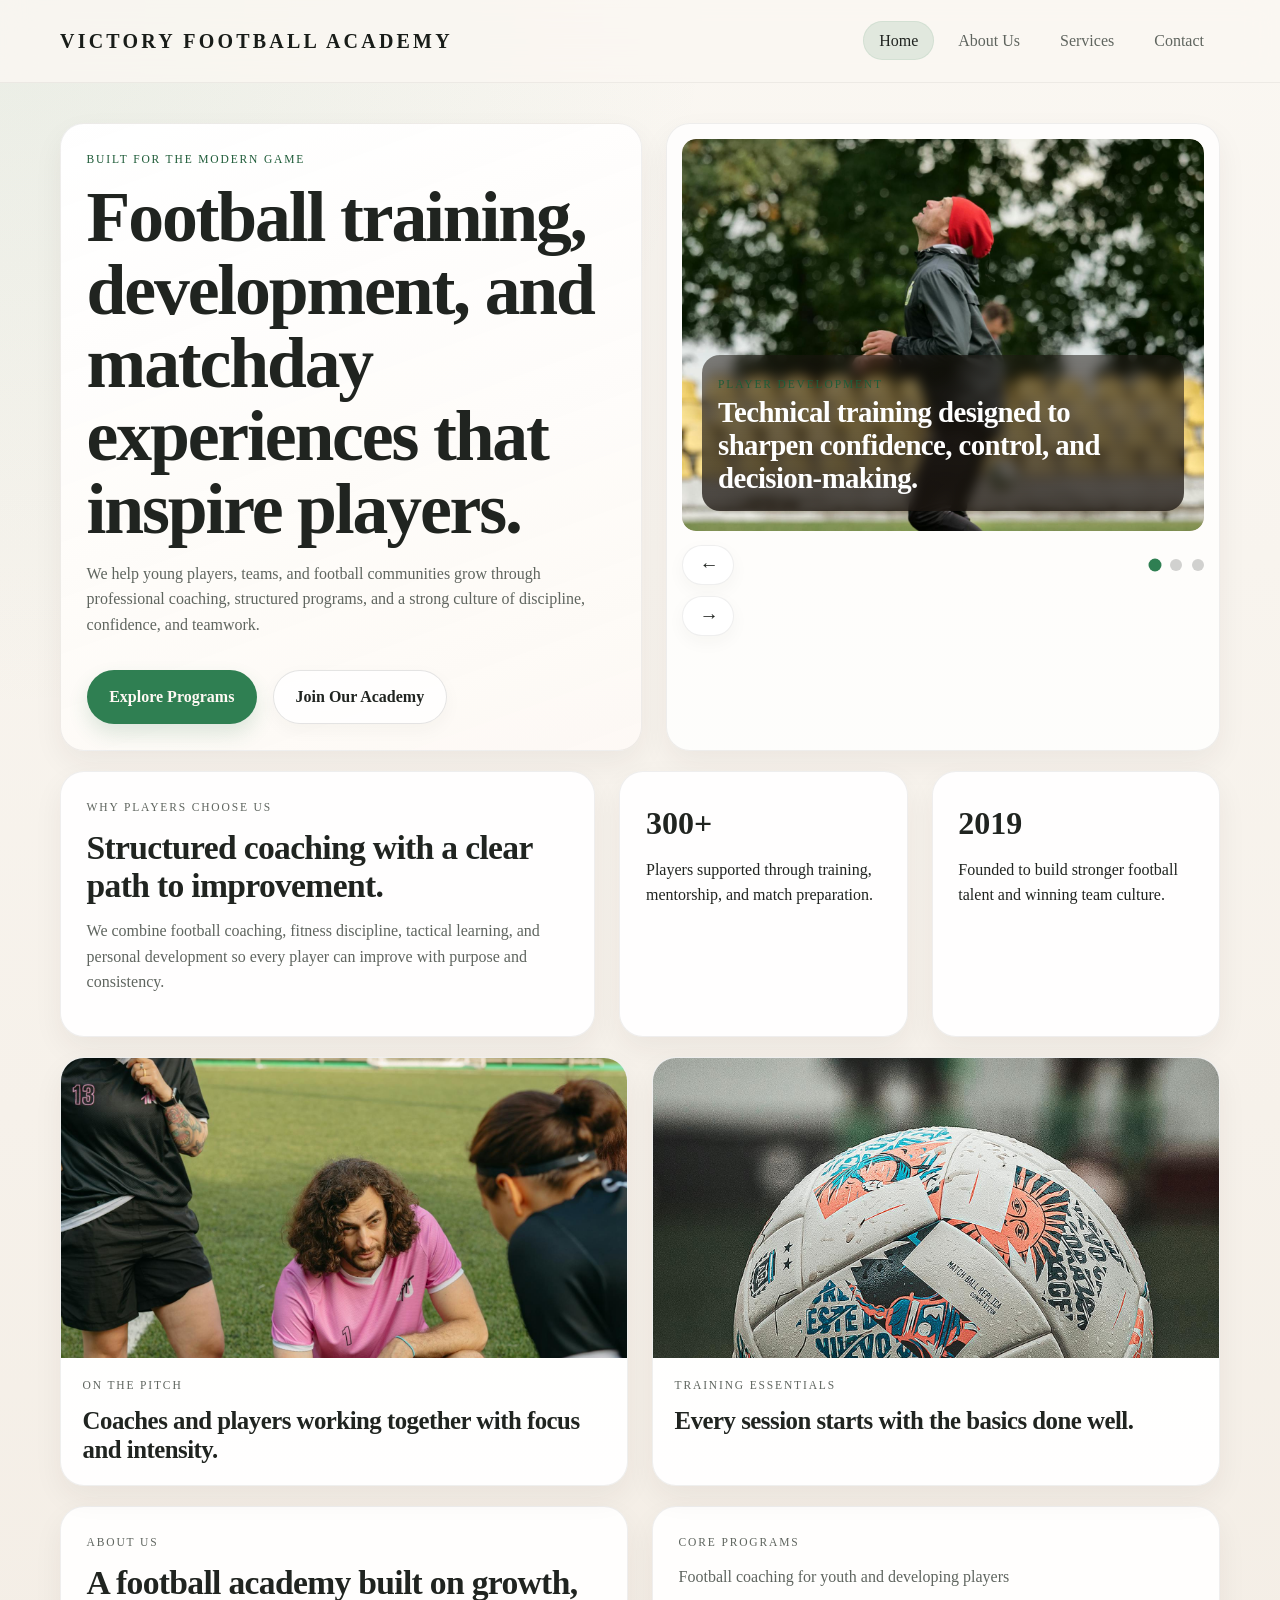
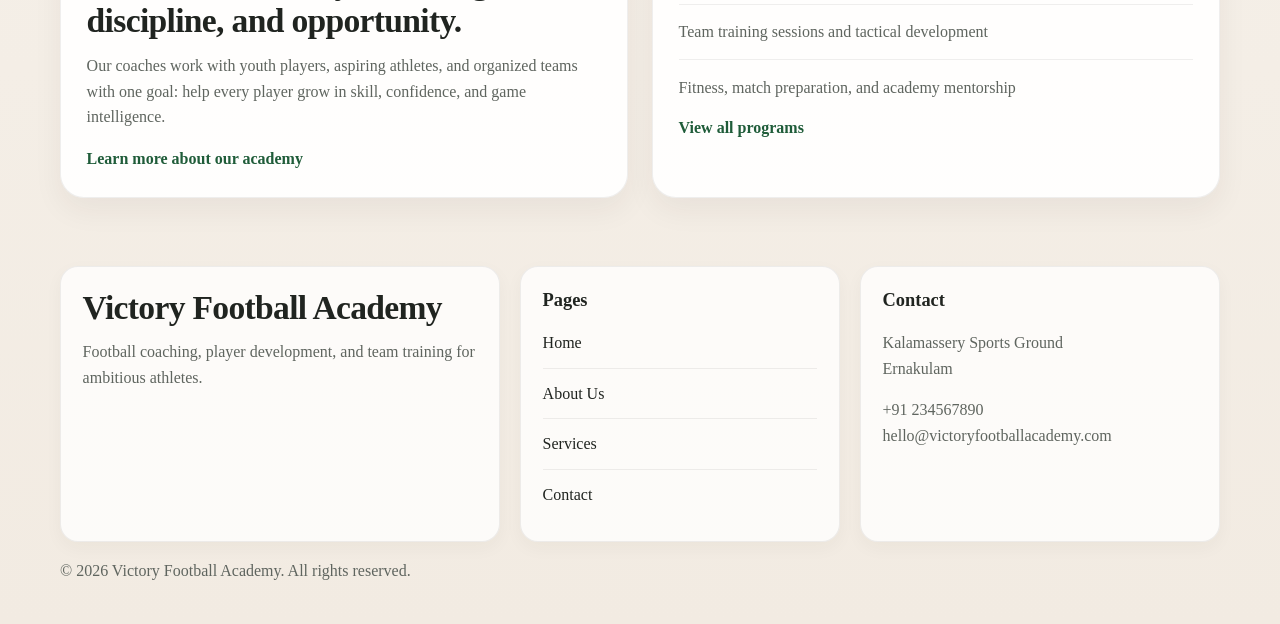
<file: index.html>
<!DOCTYPE html>
<html lang="en">
<head>
    <meta charset="UTF-8">
    <meta name="viewport" content="width=device-width, initial-scale=1.0">
    <title>Victory Football Academy | Home</title>
    <link rel="stylesheet" href="css/style.css">
</head>
<body>
    <header class="site-header">
        <div class="header-inner">
            <a class="brand" href="index.html">Victory Football Academy</a>
            <nav aria-label="Main navigation">
                <ul>
                    <li><a class="active" href="index.html">Home</a></li>
                    <li><a href="about.html">About Us</a></li>
                    <li><a href="services.html">Services</a></li>
                    <li><a href="contact.html">Contact</a></li>
                </ul>
            </nav>
        </div>
    </header>

    <main>
        <section class="hero-grid">
            <div class="hero-copy">
                <p class="eyebrow">Built for the modern game</p>
                <h1>Football training, development, and matchday experiences that inspire players.</h1>
                <p class="lead">We help young players, teams, and football communities grow through professional coaching, structured programs, and a strong culture of discipline, confidence, and teamwork.</p>
                <div class="hero-actions">
                    <a class="button button-primary" href="services.html">Explore Programs</a>
                    <a class="button button-secondary" href="contact.html">Join Our Academy</a>
                </div>
            </div>

            <section class="carousel" aria-label="Project highlights">
                <div class="carousel-track">
                    <article class="slide active">
                        <img src="images/photos/player-training.jpg" alt="Football player training with a ball on the pitch">
                        <div class="slide-caption">
                            <span>Player Development</span>
                            <h2>Technical training designed to sharpen confidence, control, and decision-making.</h2>
                        </div>
                    </article>
                    <article class="slide">
                        <img src="images/photos/team-talk.jpg" alt="Football players listening to their coach during training">
                        <div class="slide-caption">
                            <span>Team Coaching</span>
                            <h2>Clear instruction, match understanding, and group discipline for stronger performances.</h2>
                        </div>
                    </article>
                    <article class="slide">
                        <img src="images/photos/training-rest.jpg" alt="Football players resting together during training session">
                        <div class="slide-caption">
                            <span>Football Community</span>
                            <h2>A supportive environment where athletes grow through teamwork and consistency.</h2>
                        </div>
                    </article>
                </div>

                <div class="carousel-controls" aria-label="Carousel controls">
                    <div class="carousel-controls-top">
                        <button class="carousel-button carousel-arrow" type="button" data-carousel="prev" aria-label="Previous slide">
                            <span aria-hidden="true">&larr;</span>
                        </button>
                        <div class="carousel-dots" aria-label="Select slide">
                            <button class="dot active" type="button" data-slide="0" aria-label="Show slide 1"></button>
                            <button class="dot" type="button" data-slide="1" aria-label="Show slide 2"></button>
                            <button class="dot" type="button" data-slide="2" aria-label="Show slide 3"></button>
                        </div>
                    </div>
                    <button class="carousel-button carousel-next carousel-arrow" type="button" data-carousel="next" aria-label="Next slide">
                        <span aria-hidden="true">&rarr;</span>
                    </button>
                </div>
            </section>
        </section>

        <section class="info-grid">
            <article class="panel">
                <p class="section-tag">Why players choose us</p>
                <h2>Structured coaching with a clear path to improvement.</h2>
                <p>We combine football coaching, fitness discipline, tactical learning, and personal development so every player can improve with purpose and consistency.</p>
            </article>
            <article class="panel stat-card">
                <strong>300+</strong>
                <span>Players supported through training, mentorship, and match preparation.</span>
            </article>
            <article class="panel stat-card">
                <strong>2019</strong>
                <span>Founded to build stronger football talent and winning team culture.</span>
            </article>
        </section>

        <section class="photo-showcase">
            <article class="panel photo-card">
                <img src="images/photos/team-talk.jpg" alt="Football team listening to coach on the field">
                <div class="photo-copy">
                    <p class="section-tag">On the pitch</p>
                    <h2>Coaches and players working together with focus and intensity.</h2>
                </div>
            </article>
            <article class="panel photo-card">
                <img src="images/photos/football-ball.jpg" alt="Football resting on grass field">
                <div class="photo-copy">
                    <p class="section-tag">Training essentials</p>
                    <h2>Every session starts with the basics done well.</h2>
                </div>
            </article>
        </section>

        <section class="feature-grid">
            <article class="panel">
                <p class="section-tag">About us</p>
                <h2>A football academy built on growth, discipline, and opportunity.</h2>
                <p>Our coaches work with youth players, aspiring athletes, and organized teams with one goal: help every player grow in skill, confidence, and game intelligence.</p>
                <a class="text-link" href="about.html">Learn more about our academy</a>
            </article>
            <article class="panel">
                <p class="section-tag">Core programs</p>
                <ul class="service-list">
                    <li>Football coaching for youth and developing players</li>
                    <li>Team training sessions and tactical development</li>
                    <li>Fitness, match preparation, and academy mentorship</li>
                </ul>
                <a class="text-link" href="services.html">View all programs</a>
            </article>
        </section>
    </main>

    <footer class="site-footer">
        <div class="footer-grid">
            <div class="footer-column">
                <h2>Victory Football Academy</h2>
                <p>Football coaching, player development, and team training for ambitious athletes.</p>
            </div>
            <div class="footer-column">
                <h3>Pages</h3>
                <ul>
                    <li><a href="index.html">Home</a></li>
                    <li><a href="about.html">About Us</a></li>
                    <li><a href="services.html">Services</a></li>
                    <li><a href="contact.html">Contact</a></li>
                </ul>
            </div>
            <div class="footer-column">
                <h3>Contact</h3>
                <p>Kalamassery Sports Ground<br>Ernakulam</p>
                <p>+91 234567890<br>hello@victoryfootballacademy.com</p>
            </div>
        </div>
        <p class="footer-copy">&copy; 2026 Victory Football Academy. All rights reserved.</p>
    </footer>

    <script src="js/main.js"></script>
</body>
</html>
</file>
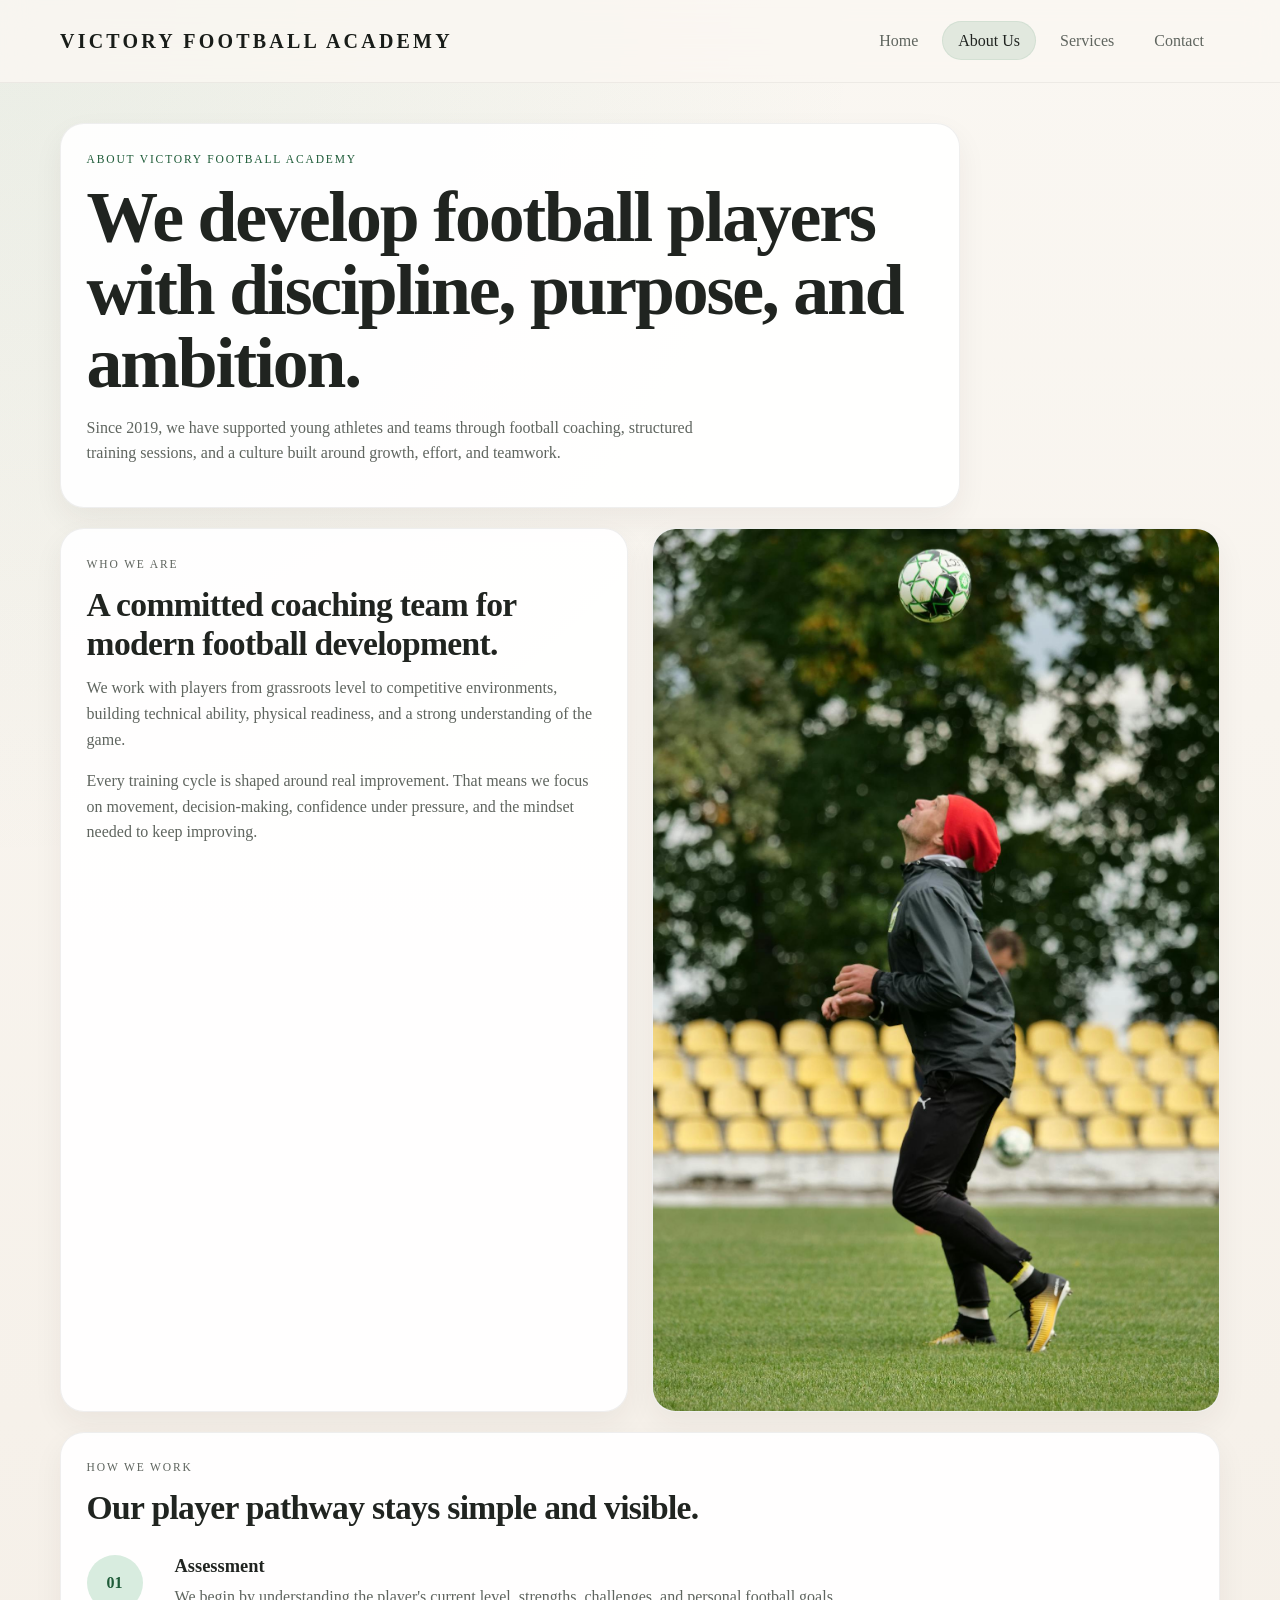
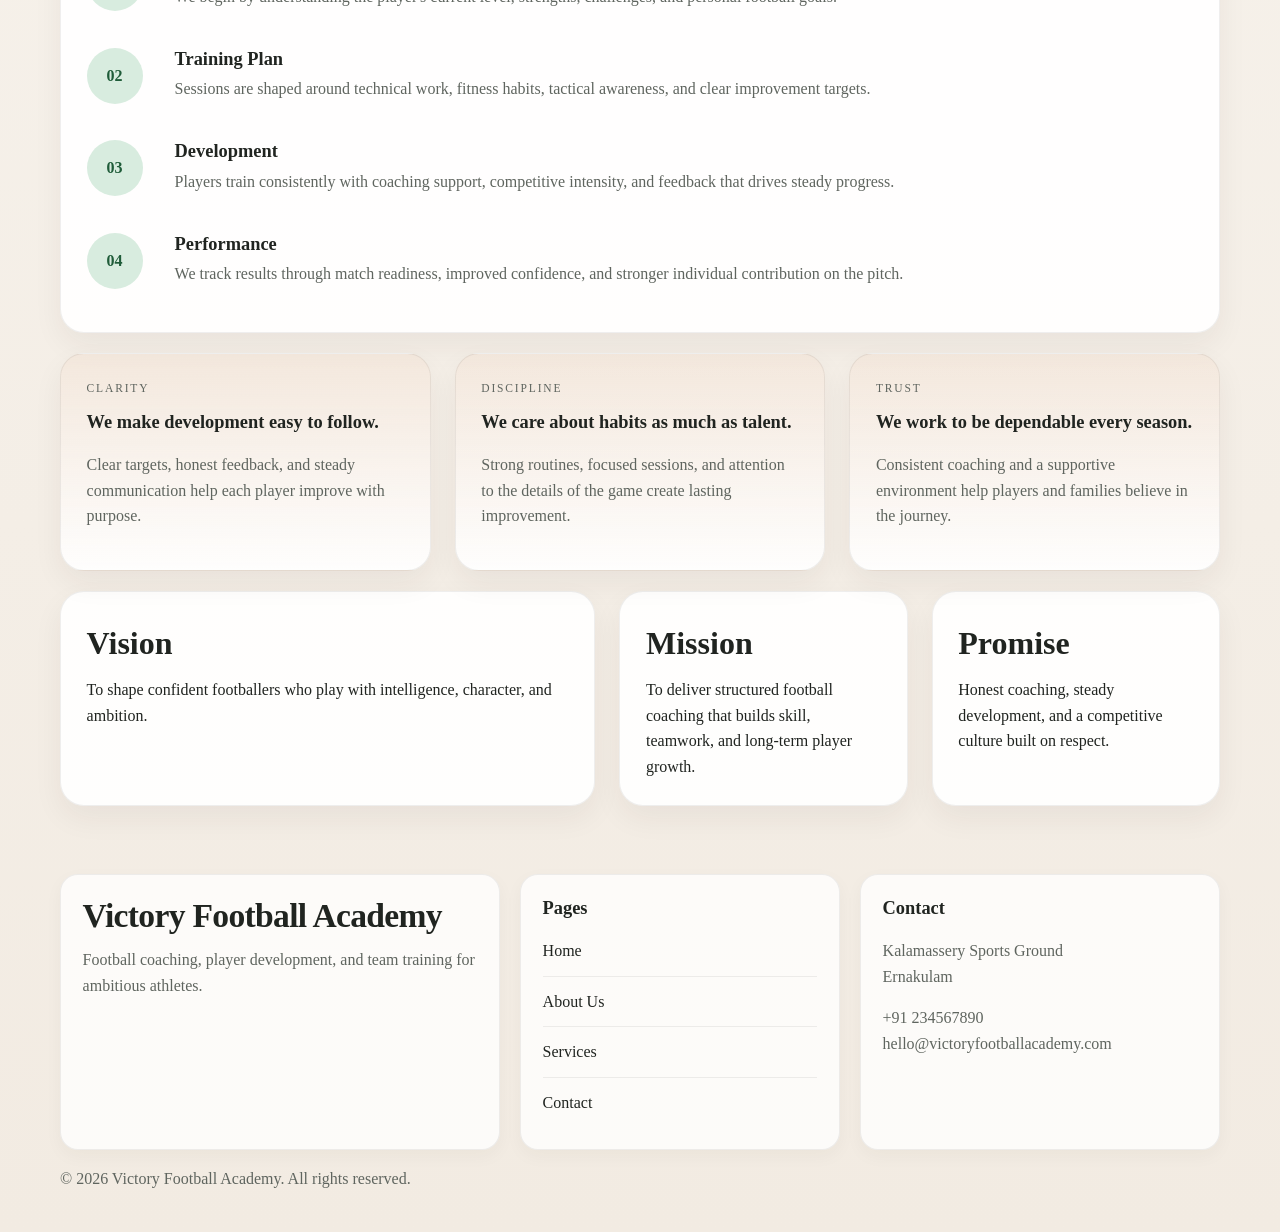
<file: about.html>
<!DOCTYPE html>
<html lang="en">
<head>
    <meta charset="UTF-8">
    <meta name="viewport" content="width=device-width, initial-scale=1.0">
    <title>Victory Football Academy | About Us</title>
    <link rel="stylesheet" href="css/style.css">
</head>
<body>
    <header class="site-header">
        <div class="header-inner">
            <a class="brand" href="index.html">Victory Football Academy</a>
            <nav aria-label="Main navigation">
                <ul>
                    <li><a href="index.html">Home</a></li>
                    <li><a class="active" href="about.html">About Us</a></li>
                    <li><a href="services.html">Services</a></li>
                    <li><a href="contact.html">Contact</a></li>
                </ul>
            </nav>
        </div>
    </header>

    <main>
        <section class="page-hero">
            <p class="eyebrow">About Victory Football Academy</p>
            <h1>We develop football players with discipline, purpose, and ambition.</h1>
            <p class="lead">Since 2019, we have supported young athletes and teams through football coaching, structured training sessions, and a culture built around growth, effort, and teamwork.</p>
        </section>

        <section class="about-story-grid">
            <article class="panel story-panel">
                <p class="section-tag">Who we are</p>
                <h2>A committed coaching team for modern football development.</h2>
                <p>We work with players from grassroots level to competitive environments, building technical ability, physical readiness, and a strong understanding of the game.</p>
                <p>Every training cycle is shaped around real improvement. That means we focus on movement, decision-making, confidence under pressure, and the mindset needed to keep improving.</p>
            </article>

            <article class="panel photo-card tall-photo">
                <img src="images/photos/player-training.jpg" alt="Football player training with a ball on the field">
                <div class="photo-copy">
                    <p class="section-tag">People behind the academy</p>
                    <h2>Focused players and coaches turning effort into progress every week.</h2>
                </div>
            </article>
        </section>

        <section class="timeline-section panel">
            <p class="section-tag">How we work</p>
            <h2>Our player pathway stays simple and visible.</h2>
            <div class="timeline">
                <article class="timeline-item">
                    <span class="timeline-step">01</span>
                    <div>
                        <h3>Assessment</h3>
                        <p>We begin by understanding the player's current level, strengths, challenges, and personal football goals.</p>
                    </div>
                </article>
                <article class="timeline-item">
                    <span class="timeline-step">02</span>
                    <div>
                        <h3>Training Plan</h3>
                        <p>Sessions are shaped around technical work, fitness habits, tactical awareness, and clear improvement targets.</p>
                    </div>
                </article>
                <article class="timeline-item">
                    <span class="timeline-step">03</span>
                    <div>
                        <h3>Development</h3>
                        <p>Players train consistently with coaching support, competitive intensity, and feedback that drives steady progress.</p>
                    </div>
                </article>
                <article class="timeline-item">
                    <span class="timeline-step">04</span>
                    <div>
                        <h3>Performance</h3>
                        <p>We track results through match readiness, improved confidence, and stronger individual contribution on the pitch.</p>
                    </div>
                </article>
            </div>
        </section>

        <section class="values-grid">
            <article class="panel values-panel">
                <p class="section-tag">Clarity</p>
                <h3>We make development easy to follow.</h3>
                <p>Clear targets, honest feedback, and steady communication help each player improve with purpose.</p>
            </article>
            <article class="panel values-panel">
                <p class="section-tag">Discipline</p>
                <h3>We care about habits as much as talent.</h3>
                <p>Strong routines, focused sessions, and attention to the details of the game create lasting improvement.</p>
            </article>
            <article class="panel values-panel">
                <p class="section-tag">Trust</p>
                <h3>We work to be dependable every season.</h3>
                <p>Consistent coaching and a supportive environment help players and families believe in the journey.</p>
            </article>
        </section>

        <section class="info-grid">
            <article class="panel stat-card">
                <strong>Vision</strong>
                <span>To shape confident footballers who play with intelligence, character, and ambition.</span>
            </article>
            <article class="panel stat-card">
                <strong>Mission</strong>
                <span>To deliver structured football coaching that builds skill, teamwork, and long-term player growth.</span>
            </article>
            <article class="panel stat-card">
                <strong>Promise</strong>
                <span>Honest coaching, steady development, and a competitive culture built on respect.</span>
            </article>
        </section>
    </main>

    <footer class="site-footer">
        <div class="footer-grid">
            <div class="footer-column">
                <h2>Victory Football Academy</h2>
                <p>Football coaching, player development, and team training for ambitious athletes.</p>
            </div>
            <div class="footer-column">
                <h3>Pages</h3>
                <ul>
                    <li><a href="index.html">Home</a></li>
                    <li><a href="about.html">About Us</a></li>
                    <li><a href="services.html">Services</a></li>
                    <li><a href="contact.html">Contact</a></li>
                </ul>
            </div>
            <div class="footer-column">
                <h3>Contact</h3>
                <p>Kalamassery Sports Ground<br>Ernakulam</p>
                <p>+91 234567890<br>hello@victoryfootballacademy.com</p>
            </div>
        </div>
        <p class="footer-copy">&copy; 2026 Victory Football Academy. All rights reserved.</p>
    </footer>
</body>
</html>
</file>
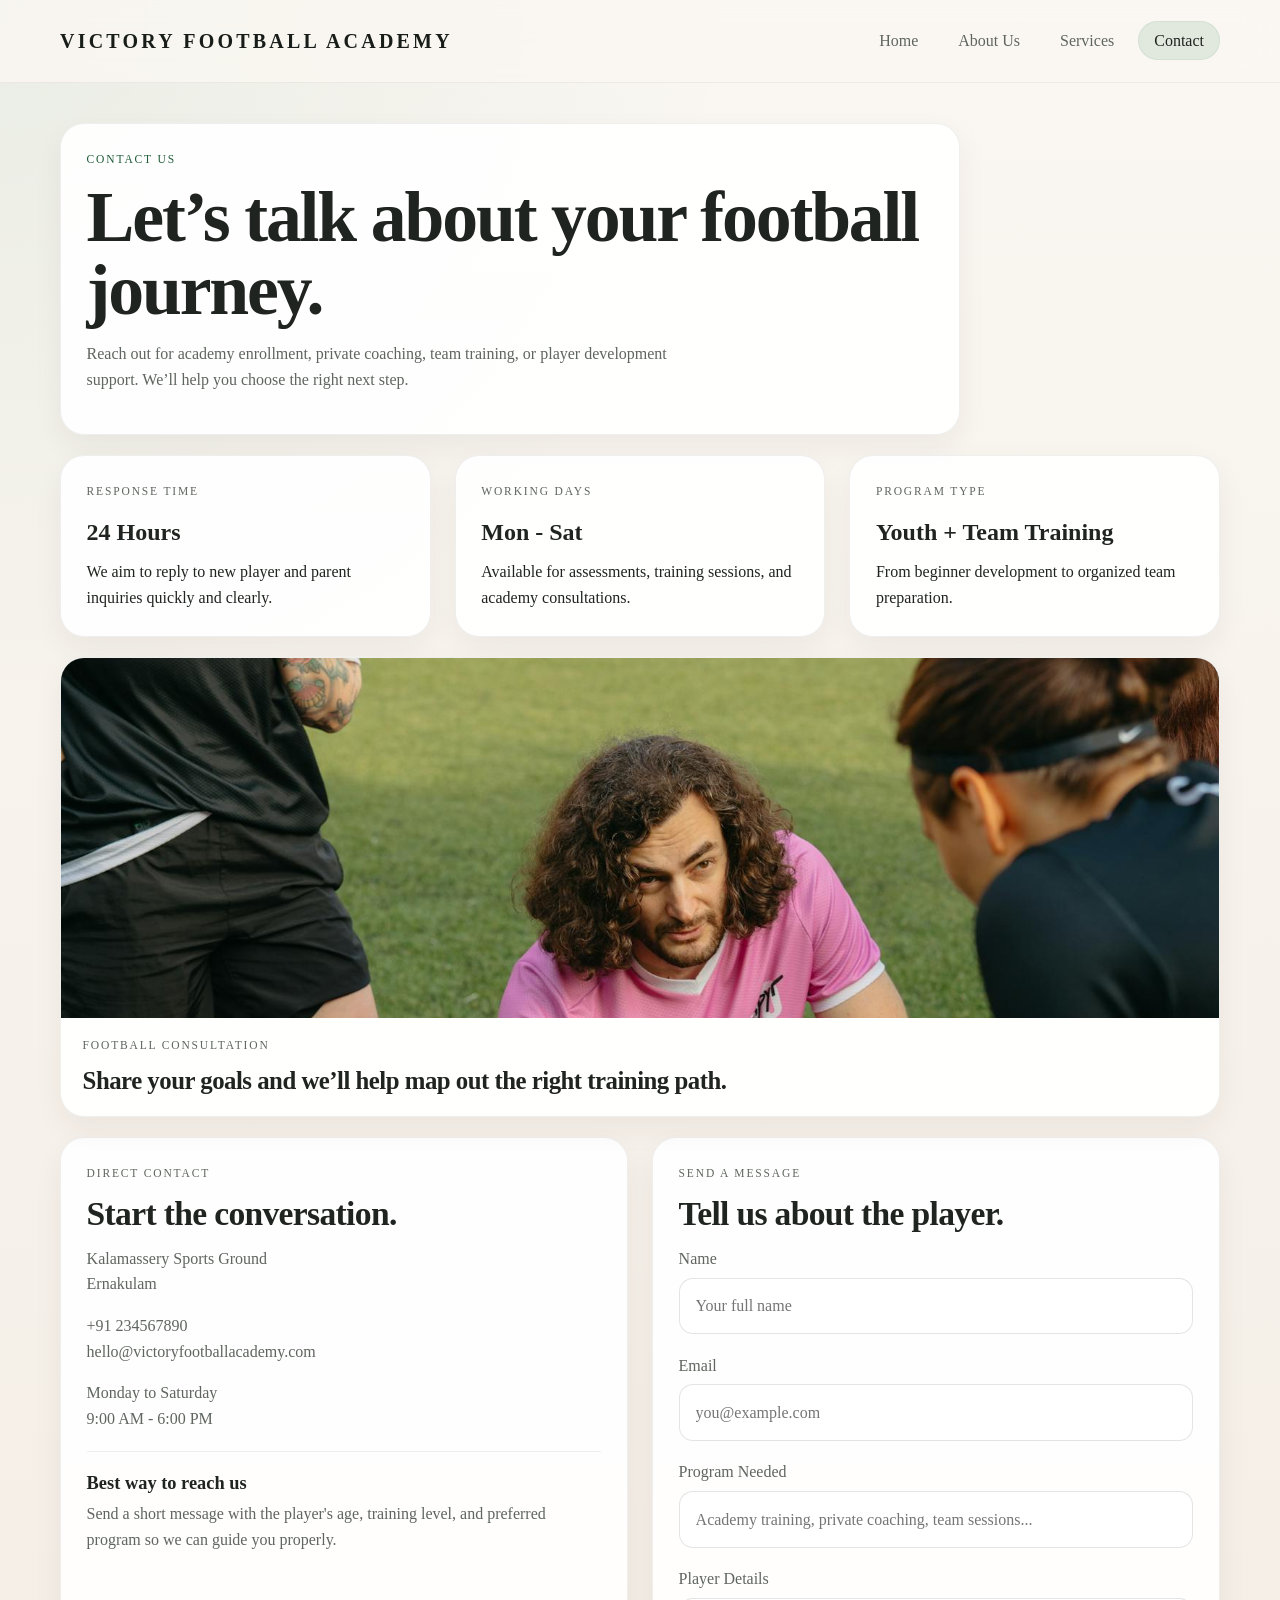
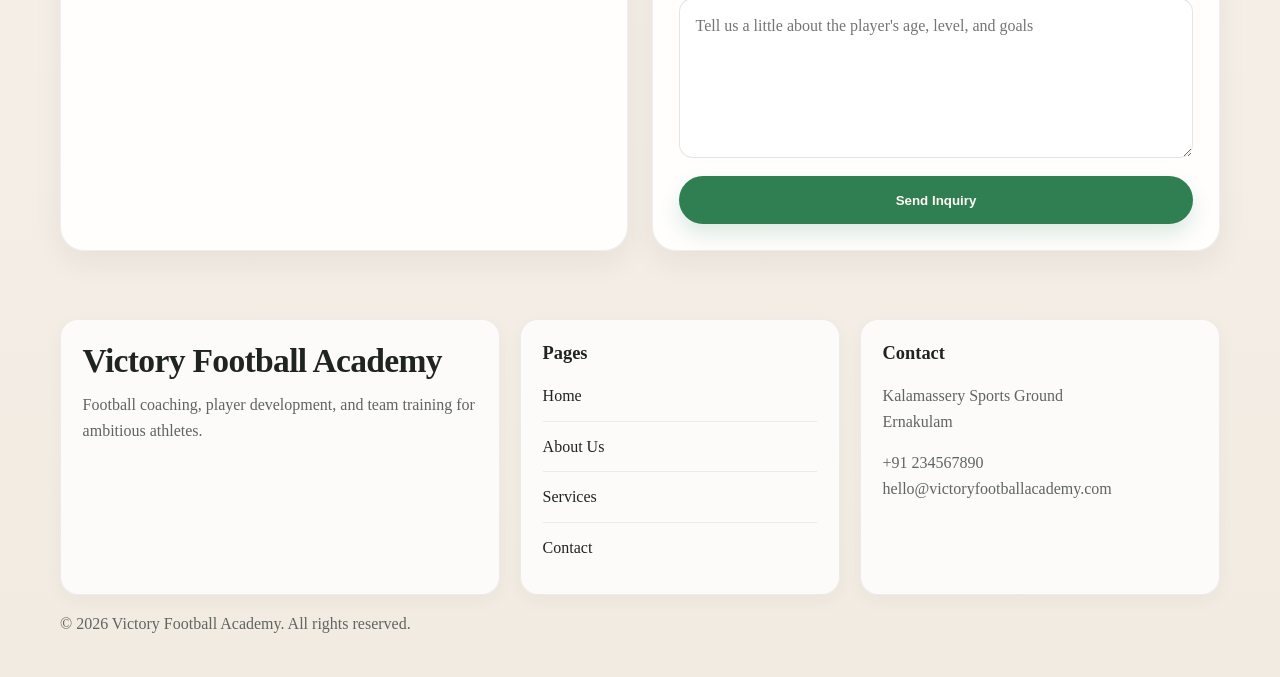
<file: contact.html>
<!DOCTYPE html>
<html lang="en">
<head>
    <meta charset="UTF-8">
    <meta name="viewport" content="width=device-width, initial-scale=1.0">
    <title>Victory Football Academy | Contact</title>
    <link rel="stylesheet" href="css/style.css">
</head>
<body>
    <header class="site-header">
        <div class="header-inner">
            <a class="brand" href="index.html">Victory Football Academy</a>
            <nav aria-label="Main navigation">
                <ul>
                    <li><a href="index.html">Home</a></li>
                    <li><a href="about.html">About Us</a></li>
                    <li><a href="services.html">Services</a></li>
                    <li><a class="active" href="contact.html">Contact</a></li>
                </ul>
            </nav>
        </div>
    </header>

    <main>
        <section class="page-hero">
            <p class="eyebrow">Contact us</p>
            <h1>Let’s talk about your football journey.</h1>
            <p class="lead">Reach out for academy enrollment, private coaching, team training, or player development support. We’ll help you choose the right next step.</p>
        </section>

        <section class="contact-quick-grid">
            <article class="panel quick-card">
                <p class="section-tag">Response time</p>
                <strong>24 Hours</strong>
                <span>We aim to reply to new player and parent inquiries quickly and clearly.</span>
            </article>
            <article class="panel quick-card">
                <p class="section-tag">Working days</p>
                <strong>Mon - Sat</strong>
                <span>Available for assessments, training sessions, and academy consultations.</span>
            </article>
            <article class="panel quick-card">
                <p class="section-tag">Program type</p>
                <strong>Youth + Team Training</strong>
                <span>From beginner development to organized team preparation.</span>
            </article>
        </section>

        <section class="contact-photo-banner panel photo-card banner-photo">
            <img src="images/photos/team-talk.jpg" alt="Football coach talking to players during training">
            <div class="photo-copy">
                <p class="section-tag">Football consultation</p>
                <h2>Share your goals and we’ll help map out the right training path.</h2>
            </div>
        </section>

        <section class="contact-layout">
            <article class="panel">
                <p class="section-tag">Direct contact</p>
                <h2>Start the conversation.</h2>
                <p>Kalamassery Sports Ground<br>Ernakulam</p>
                <p>+91 234567890<br>hello@victoryfootballacademy.com</p>
                <p>Monday to Saturday<br>9:00 AM - 6:00 PM</p>
                <div class="contact-note">
                    <h3>Best way to reach us</h3>
                    <p>Send a short message with the player's age, training level, and preferred program so we can guide you properly.</p>
                </div>
            </article>

            <section class="panel">
                <p class="section-tag">Send a message</p>
                <h2>Tell us about the player.</h2>
                <form>
                    <label for="name">Name</label>
                    <input type="text" id="name" name="name" placeholder="Your full name">

                    <label for="email">Email</label>
                    <input type="email" id="email" name="email" placeholder="you@example.com">

                    <label for="service">Program Needed</label>
                    <input type="text" id="service" name="service" placeholder="Academy training, private coaching, team sessions...">

                    <label for="message">Player Details</label>
                    <textarea id="message" name="message" placeholder="Tell us a little about the player's age, level, and goals"></textarea>

                    <button class="button button-primary" type="submit">Send Inquiry</button>
                </form>
            </section>
        </section>
    </main>

    <footer class="site-footer">
        <div class="footer-grid">
            <div class="footer-column">
                <h2>Victory Football Academy</h2>
                <p>Football coaching, player development, and team training for ambitious athletes.</p>
            </div>
            <div class="footer-column">
                <h3>Pages</h3>
                <ul>
                    <li><a href="index.html">Home</a></li>
                    <li><a href="about.html">About Us</a></li>
                    <li><a href="services.html">Services</a></li>
                    <li><a href="contact.html">Contact</a></li>
                </ul>
            </div>
            <div class="footer-column">
                <h3>Contact</h3>
                <p>Kalamassery Sports Ground<br>Ernakulam</p>
                <p>+91 234567890<br>hello@victoryfootballacademy.com</p>
            </div>
        </div>
        <p class="footer-copy">&copy; 2026 Victory Football Academy. All rights reserved.</p>
    </footer>
</body>
</html>
</file>
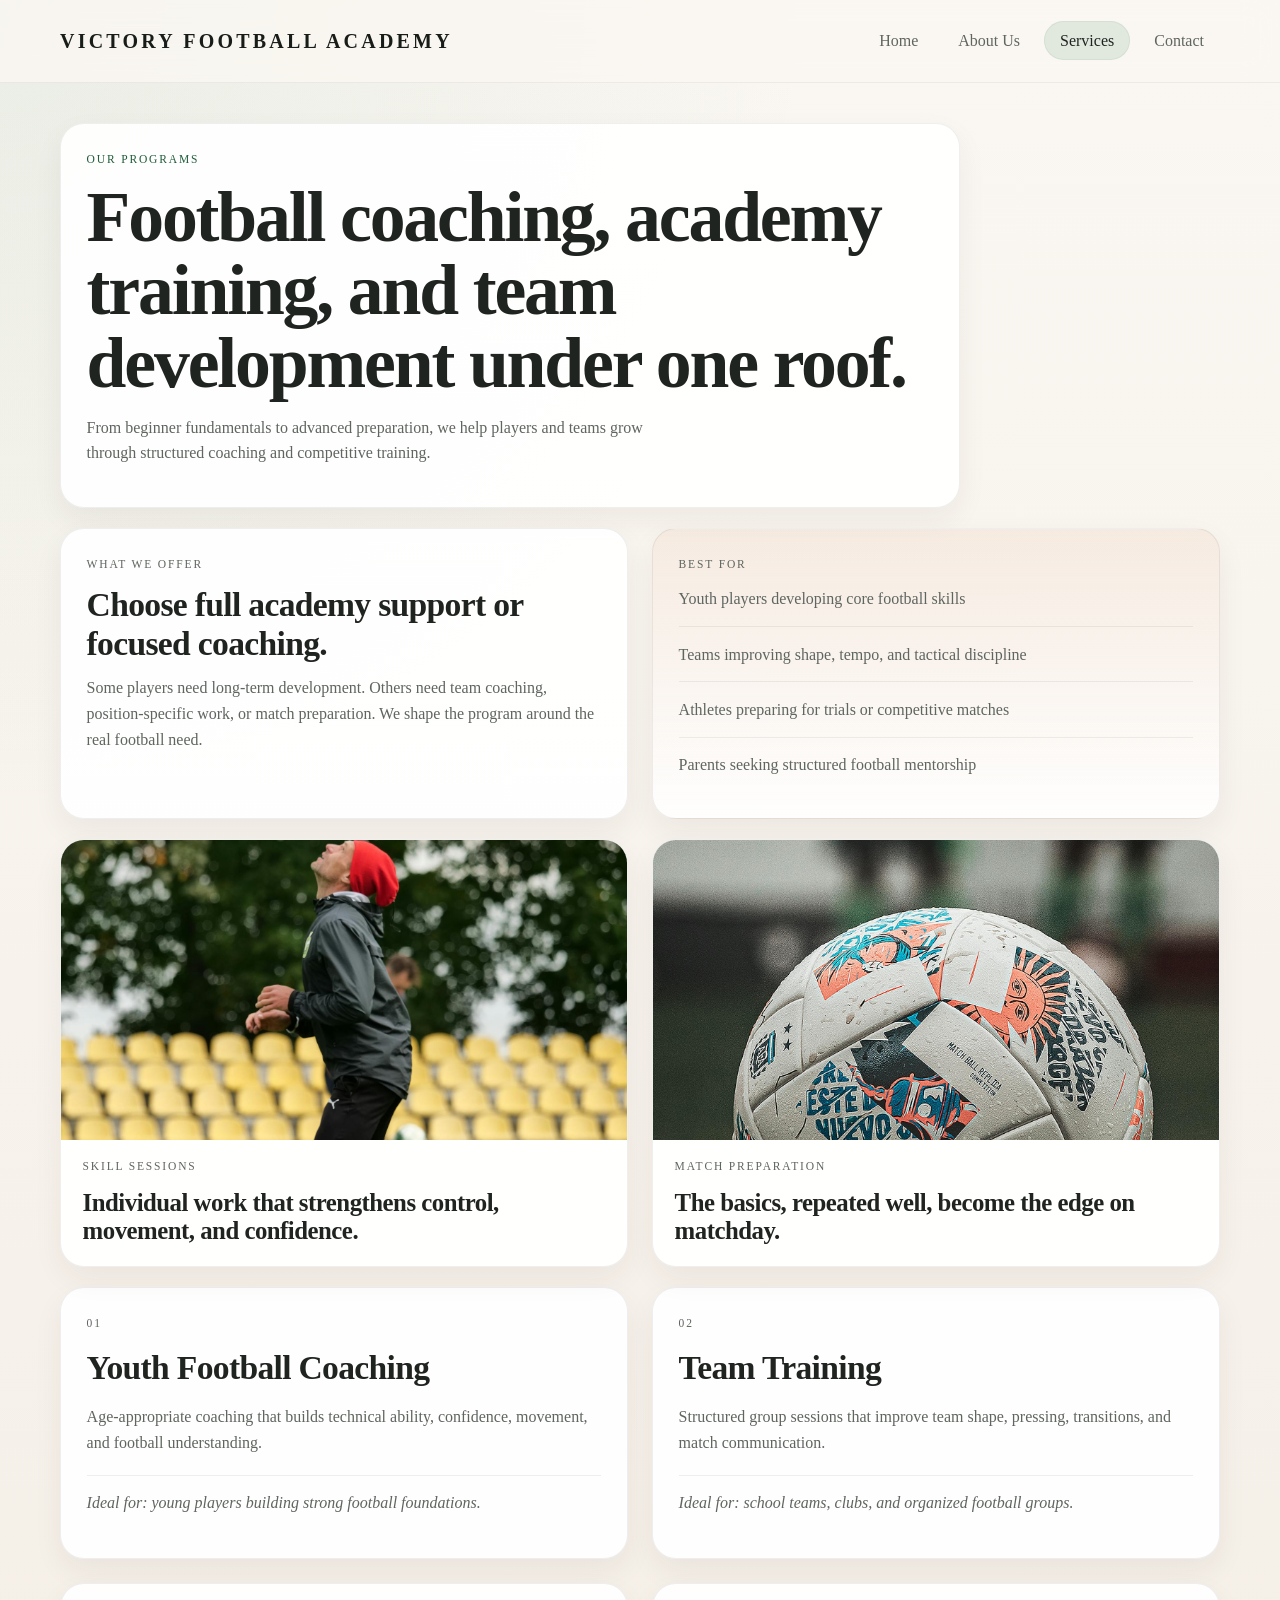
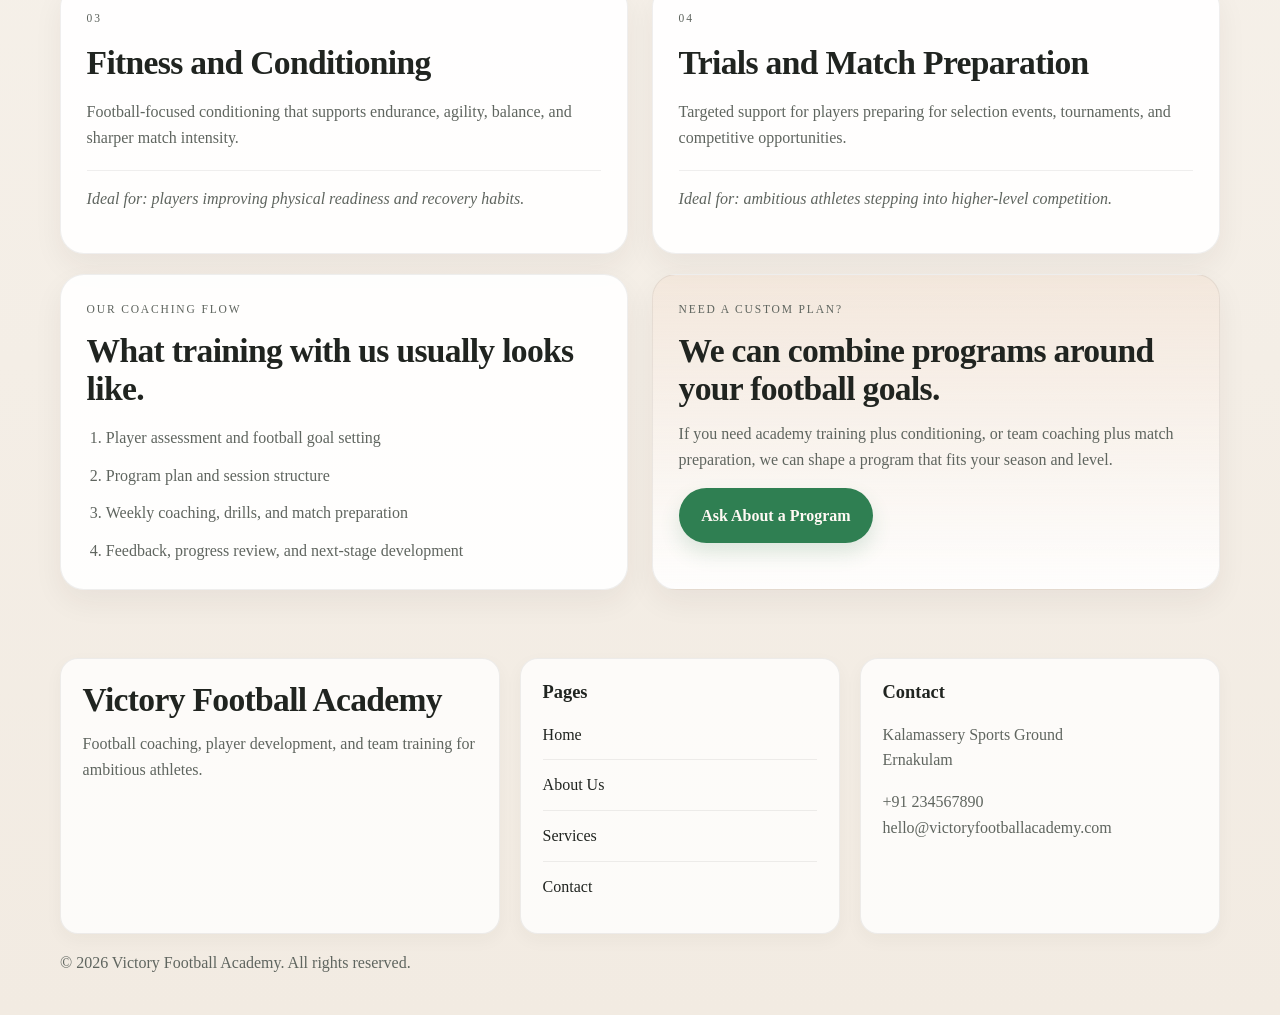
<file: services.html>
<!DOCTYPE html>
<html lang="en">
<head>
    <meta charset="UTF-8">
    <meta name="viewport" content="width=device-width, initial-scale=1.0">
    <title>Victory Football Academy | Programs</title>
    <link rel="stylesheet" href="css/style.css">
</head>
<body>
    <header class="site-header">
        <div class="header-inner">
            <a class="brand" href="index.html">Victory Football Academy</a>
            <nav aria-label="Main navigation">
                <ul>
                    <li><a href="index.html">Home</a></li>
                    <li><a href="about.html">About Us</a></li>
                    <li><a class="active" href="services.html">Services</a></li>
                    <li><a href="contact.html">Contact</a></li>
                </ul>
            </nav>
        </div>
    </header>

    <main>
        <section class="page-hero">
            <p class="eyebrow">Our programs</p>
            <h1>Football coaching, academy training, and team development under one roof.</h1>
            <p class="lead">From beginner fundamentals to advanced preparation, we help players and teams grow through structured coaching and competitive training.</p>
        </section>

        <section class="services-intro-grid">
            <article class="panel">
                <p class="section-tag">What we offer</p>
                <h2>Choose full academy support or focused coaching.</h2>
                <p>Some players need long-term development. Others need team coaching, position-specific work, or match preparation. We shape the program around the real football need.</p>
            </article>
            <article class="panel pricing-panel">
                <p class="section-tag">Best for</p>
                <ul class="service-list">
                    <li>Youth players developing core football skills</li>
                    <li>Teams improving shape, tempo, and tactical discipline</li>
                    <li>Athletes preparing for trials or competitive matches</li>
                    <li>Parents seeking structured football mentorship</li>
                </ul>
            </article>
        </section>

        <section class="services-gallery">
            <article class="panel photo-card">
                <img src="images/photos/player-training.jpg" alt="Football player training alone with a ball">
                <div class="photo-copy">
                    <p class="section-tag">Skill sessions</p>
                    <h2>Individual work that strengthens control, movement, and confidence.</h2>
                </div>
            </article>
            <article class="panel photo-card">
                <img src="images/photos/football-ball.jpg" alt="Football on a grass pitch">
                <div class="photo-copy">
                    <p class="section-tag">Match preparation</p>
                    <h2>The basics, repeated well, become the edge on matchday.</h2>
                </div>
            </article>
        </section>

        <section class="services-grid">
            <article class="panel service-card">
                <p class="section-tag">01</p>
                <h2>Youth Football Coaching</h2>
                <p>Age-appropriate coaching that builds technical ability, confidence, movement, and football understanding.</p>
                <p class="service-note">Ideal for: young players building strong football foundations.</p>
            </article>
            <article class="panel service-card">
                <p class="section-tag">02</p>
                <h2>Team Training</h2>
                <p>Structured group sessions that improve team shape, pressing, transitions, and match communication.</p>
                <p class="service-note">Ideal for: school teams, clubs, and organized football groups.</p>
            </article>
            <article class="panel service-card">
                <p class="section-tag">03</p>
                <h2>Fitness and Conditioning</h2>
                <p>Football-focused conditioning that supports endurance, agility, balance, and sharper match intensity.</p>
                <p class="service-note">Ideal for: players improving physical readiness and recovery habits.</p>
            </article>
            <article class="panel service-card">
                <p class="section-tag">04</p>
                <h2>Trials and Match Preparation</h2>
                <p>Targeted support for players preparing for selection events, tournaments, and competitive opportunities.</p>
                <p class="service-note">Ideal for: ambitious athletes stepping into higher-level competition.</p>
            </article>
        </section>

        <section class="service-process-grid">
            <article class="panel">
                <p class="section-tag">Our coaching flow</p>
                <h2>What training with us usually looks like.</h2>
                <ol class="process-list">
                    <li>Player assessment and football goal setting</li>
                    <li>Program plan and session structure</li>
                    <li>Weekly coaching, drills, and match preparation</li>
                    <li>Feedback, progress review, and next-stage development</li>
                </ol>
            </article>
            <article class="panel callout-panel">
                <p class="section-tag">Need a custom plan?</p>
                <h2>We can combine programs around your football goals.</h2>
                <p>If you need academy training plus conditioning, or team coaching plus match preparation, we can shape a program that fits your season and level.</p>
                <a class="button button-primary" href="contact.html">Ask About a Program</a>
            </article>
        </section>
    </main>

    <footer class="site-footer">
        <div class="footer-grid">
            <div class="footer-column">
                <h2>Victory Football Academy</h2>
                <p>Football coaching, player development, and team training for ambitious athletes.</p>
            </div>
            <div class="footer-column">
                <h3>Pages</h3>
                <ul>
                    <li><a href="index.html">Home</a></li>
                    <li><a href="about.html">About Us</a></li>
                    <li><a href="services.html">Services</a></li>
                    <li><a href="contact.html">Contact</a></li>
                </ul>
            </div>
            <div class="footer-column">
                <h3>Contact</h3>
                <p>Kalamassery Sports Ground<br>Ernakulam</p>
                <p>+91 234567890<br>hello@victoryfootballacademy.com</p>
            </div>
        </div>
        <p class="footer-copy">&copy; 2026 Victory Football Academy. All rights reserved.</p>
    </footer>
</body>
</html>
</file>
<file: css/style.css>
:root {
    --bg: #f6f1ea;
    --surface: rgba(255, 255, 255, 0.92);
    --surface-strong: #ffffff;
    --text: #202420;
    --muted: #5f655f;
    --line: rgba(32, 36, 32, 0.07);
    --accent: #2f7f52;
    --accent-dark: #1f5c39;
    --accent-soft: #d8ecdf;
    --shadow: 0 12px 30px rgba(58, 42, 29, 0.06);
    --shadow-soft: 0 6px 18px rgba(58, 42, 29, 0.04);
    --radius-lg: 24px;
    --radius-md: 18px;
    --container: 1160px;
}

* {
    box-sizing: border-box;
}

html {
    scroll-behavior: smooth;
}

body {
    margin: 0;
    font-family: Georgia, "Times New Roman", serif;
    line-height: 1.6;
    color: var(--text);
    -webkit-font-smoothing: antialiased;
    text-rendering: optimizeLegibility;
    background:
        radial-gradient(circle at top left, rgba(47, 127, 82, 0.08), transparent 28%),
        linear-gradient(180deg, #faf7f2 0%, #f2ebe2 100%);
}

a {
    color: inherit;
}

img {
    display: block;
    width: 100%;
}

.site-header {
    position: sticky;
    top: 0;
    z-index: 20;
    backdrop-filter: blur(16px);
    background: rgba(250, 247, 242, 0.82);
    border-bottom: 1px solid rgba(32, 36, 32, 0.06);
}

.header-inner,
main,
.footer-grid,
.footer-copy {
    width: min(var(--container), calc(100% - 2.25rem));
    margin: 0 auto;
}

.header-inner {
    min-height: 82px;
    display: flex;
    align-items: center;
    justify-content: space-between;
    gap: 1.5rem;
    padding: 0.9rem 0;
}

.brand {
    text-decoration: none;
    font-size: 1.25rem;
    font-weight: 700;
    letter-spacing: 0.16em;
    text-transform: uppercase;
    color: #191d19;
}

nav ul,
.footer-column ul,
.service-list {
    list-style: none;
    padding: 0;
    margin: 0;
}

nav ul {
    display: flex;
    gap: 0.5rem;
    flex-wrap: wrap;
}

nav a {
    text-decoration: none;
    color: var(--muted);
    padding: 0.7rem 1rem;
    border-radius: 999px;
    transition: background-color 0.25s ease, color 0.25s ease, box-shadow 0.25s ease;
}

nav a:hover,
nav a.active {
    background: rgba(47, 127, 82, 0.12);
    color: var(--text);
    box-shadow: inset 0 0 0 1px rgba(47, 127, 82, 0.08);
}

main {
    padding: 2.5rem 0 4.25rem;
}

.hero-grid,
.feature-grid,
.info-grid,
.services-grid,
.contact-layout,
.about-story-grid,
.services-intro-grid,
.service-process-grid,
.contact-quick-grid,
.photo-showcase,
.services-gallery,
.values-grid {
    display: grid;
    gap: 1.5rem;
}

.hero-grid {
    grid-template-columns: 1.05fr 1fr;
    align-items: stretch;
}

.page-hero,
.panel,
.carousel,
.hero-copy {
    background: var(--surface);
    border: 1px solid var(--line);
    border-radius: var(--radius-lg);
    box-shadow: var(--shadow);
}

.hero-copy,
.page-hero,
.panel {
    padding: clamp(1.45rem, 2vw, 2.15rem);
}

.hero-copy {
    background:
        linear-gradient(160deg, rgba(255, 255, 255, 0.98), rgba(253, 249, 245, 0.92)),
        linear-gradient(135deg, rgba(47, 127, 82, 0.05), transparent 68%);
    display: flex;
    flex-direction: column;
    justify-content: center;
}

.page-hero {
    max-width: 900px;
    width: 100%;
}

.eyebrow,
.section-tag,
.slide-caption span {
    margin: 0 0 0.8rem;
    text-transform: uppercase;
    letter-spacing: 0.16em;
    font-size: 0.72rem;
    color: var(--accent-dark);
}

h1,
h2,
h3,
p {
    margin-top: 0;
}

h1 {
    font-size: clamp(2.7rem, 5.6vw, 4.5rem);
    line-height: 1.02;
    margin-bottom: 0.9rem;
    letter-spacing: -0.03em;
}

h2 {
    font-size: clamp(1.55rem, 3vw, 2.1rem);
    line-height: 1.15;
    margin-bottom: 0.75rem;
    letter-spacing: -0.02em;
}

h3 {
    font-size: 1.15rem;
    line-height: 1.25;
}

.lead {
    font-size: 1rem;
    max-width: 38rem;
}

.lead,
.panel p,
.service-list li,
.footer-column p,
label {
    color: var(--muted);
}

.hero-actions {
    display: flex;
    gap: 1rem;
    flex-wrap: wrap;
    margin-top: 1rem;
}

.button {
    display: inline-flex;
    align-items: center;
    justify-content: center;
    min-height: 48px;
    padding: 0.85rem 1.35rem;
    border-radius: 999px;
    border: 1px solid transparent;
    text-decoration: none;
    font-weight: 700;
    cursor: pointer;
    transition: background-color 0.22s ease, border-color 0.22s ease, box-shadow 0.22s ease, color 0.22s ease;
}

.button:hover,
.carousel-button:hover {
    transform: none;
}

.button-primary {
    background: var(--accent);
    color: #fff9f4;
    box-shadow: 0 10px 20px rgba(47, 127, 82, 0.16);
}

.button-primary:hover {
    background: var(--accent-dark);
}

.button-secondary {
    background: rgba(255, 255, 255, 0.8);
    border-color: rgba(32, 36, 32, 0.12);
    box-shadow: var(--shadow-soft);
}

.carousel {
    padding: 0.95rem;
    background: rgba(255, 255, 255, 0.78);
}

.carousel-track {
    position: relative;
    width: 100%;
    aspect-ratio: 4 / 3;
    overflow: hidden;
    border-radius: calc(var(--radius-lg) - 10px);
    background: #ddd2c5;
}

.slide {
    position: absolute;
    inset: 0;
    opacity: 0;
    visibility: hidden;
    overflow: hidden;
    border-radius: calc(var(--radius-lg) - 10px);
    min-height: 100%;
    transition: opacity 0.5s ease, visibility 0.5s ease, transform 0.5s ease;
    transform: scale(1.01);
}

.slide.active {
    opacity: 1;
    visibility: visible;
    transform: scale(1);
    z-index: 1;
}

.slide img {
    width: 100%;
    height: 100%;
    min-height: 100%;
    object-fit: cover;
    filter: saturate(0.95) contrast(1.02);
}

.slide-caption {
    position: absolute;
    left: 1.25rem;
    right: 1.25rem;
    bottom: 1.25rem;
    background: linear-gradient(180deg, rgba(28, 22, 17, 0.52), rgba(28, 22, 17, 0.78));
    color: #fff;
    padding: 0.95rem 1rem;
    border-radius: 18px;
    backdrop-filter: blur(6px);
}

.slide-caption h2 {
    margin-bottom: 0;
    font-size: clamp(1.2rem, 2.6vw, 1.8rem);
}

.carousel-controls {
    display: grid;
    gap: 0.7rem;
    padding: 0.9rem 0 0.1rem;
}

.carousel-controls-top {
    display: flex;
    align-items: center;
    justify-content: space-between;
    gap: 1rem;
}

.carousel-button {
    border: 1px solid var(--line);
    background: var(--surface-strong);
    color: var(--text);
    min-width: 84px;
    min-height: 40px;
    border-radius: 999px;
    cursor: pointer;
    box-shadow: var(--shadow-soft);
}

.carousel-next {
    justify-self: start;
}

.carousel-arrow {
    min-width: 52px;
    width: 52px;
    padding: 0;
    font-size: 1.2rem;
    line-height: 1;
}

.carousel-arrow span {
    display: inline-block;
    transform: translateX(1px);
}

.carousel-dots {
    display: flex;
    gap: 0.6rem;
}

.dot {
    width: 12px;
    height: 12px;
    border: none;
    border-radius: 50%;
    background: rgba(31, 36, 33, 0.2);
    cursor: pointer;
    transition: transform 0.2s ease, background-color 0.2s ease;
}

.dot.active {
    background: var(--accent);
    transform: scale(1.08);
}

.info-grid {
    grid-template-columns: 1.3fr 0.7fr 0.7fr;
    margin-top: 1.25rem;
}

.feature-grid,
.contact-layout {
    grid-template-columns: repeat(2, minmax(0, 1fr));
    margin-top: 1.25rem;
}

.about-story-grid,
.services-intro-grid,
.service-process-grid {
    grid-template-columns: repeat(2, minmax(0, 1fr));
    margin-top: 1.25rem;
}

.photo-showcase,
.services-gallery {
    grid-template-columns: repeat(2, minmax(0, 1fr));
    margin-top: 1.25rem;
}

.services-grid {
    grid-template-columns: repeat(2, minmax(0, 1fr));
    margin-top: 1.25rem;
}

.contact-quick-grid {
    grid-template-columns: repeat(3, minmax(0, 1fr));
    margin-top: 1.25rem;
}

.values-grid {
    grid-template-columns: repeat(3, minmax(0, 1fr));
    margin-top: 1.25rem;
}

.stat-card {
    justify-content: center;
}

.stat-card strong {
    display: block;
    font-size: 2rem;
    margin-bottom: 0.5rem;
}

.service-list li {
    padding: 0.9rem 0;
    border-top: 1px solid var(--line);
}

.service-list li:first-child,
.footer-column li:first-child {
    border-top: none;
    padding-top: 0;
}

.text-link {
    color: var(--accent-dark);
    font-weight: 700;
    text-decoration: none;
}

.service-card {
    min-height: 250px;
    display: flex;
    flex-direction: column;
    gap: 0.25rem;
}

.story-panel,
.values-panel,
.timeline-section,
.pricing-panel,
.callout-panel,
.quick-card,
.photo-card {
    position: relative;
    overflow: hidden;
}

.values-panel,
.pricing-panel,
.callout-panel {
    background:
        linear-gradient(180deg, rgba(242, 223, 208, 0.45), rgba(255, 255, 255, 0.9));
}

.mini-value + .mini-value,
.contact-note {
    margin-top: 1.25rem;
    padding-top: 1.25rem;
    border-top: 1px solid var(--line);
}

.mini-value h3,
.timeline-item h3,
.contact-note h3 {
    margin-bottom: 0.35rem;
}

.timeline-section {
    margin-top: 1.25rem;
}

.timeline {
    display: grid;
    gap: 1rem;
    margin-top: 1.5rem;
}

.timeline-item {
    display: grid;
    grid-template-columns: 72px 1fr;
    gap: 1rem;
    align-items: start;
    padding: 0.2rem 0;
}

.timeline-step {
    display: inline-flex;
    align-items: center;
    justify-content: center;
    width: 56px;
    height: 56px;
    border-radius: 50%;
    background: var(--accent-soft);
    color: var(--accent-dark);
    font-weight: 700;
}

.service-note {
    margin-top: auto;
    padding-top: 0.9rem;
    border-top: 1px solid var(--line);
    font-style: italic;
    color: var(--muted);
}

.process-list {
    margin: 1rem 0 0;
    padding-left: 1.2rem;
    color: var(--muted);
}

.process-list li + li {
    margin-top: 0.75rem;
}

.quick-card strong {
    display: block;
    font-size: 1.5rem;
    margin-bottom: 0.5rem;
}

.photo-card {
    padding: 0;
    background: rgba(255, 255, 255, 0.94);
}

.photo-card img {
    width: 100%;
    height: 300px;
    object-fit: cover;
    transition: transform 0.35s ease;
}

.photo-copy {
    padding: 1.1rem 1.35rem 1.3rem;
}

.photo-copy h2 {
    font-size: clamp(1.2rem, 2.4vw, 1.55rem);
    margin-bottom: 0;
}

.tall-photo img {
    height: 100%;
    min-height: 420px;
}

.banner-photo {
    margin-top: 1.25rem;
}

.banner-photo img {
    height: 360px;
}

.panel,
.footer-column,
.photo-card,
input,
textarea,
.carousel-button {
    transition: border-color 0.22s ease, box-shadow 0.22s ease, background-color 0.22s ease;
}

.panel:hover,
.footer-column:hover,
.photo-card:hover {
    box-shadow: 0 14px 32px rgba(58, 42, 29, 0.08);
    border-color: rgba(47, 127, 82, 0.12);
}

.photo-card:hover img {
    transform: scale(1.02);
}

input:focus,
textarea:focus {
    outline: none;
    border-color: rgba(47, 127, 82, 0.42);
    box-shadow: 0 0 0 4px rgba(47, 127, 82, 0.12);
}

.site-footer {
    padding: 0 0 2.5rem;
}

.footer-grid {
    display: grid;
    grid-template-columns: 1.1fr 0.8fr 0.9fr;
    gap: 1.25rem;
}

.footer-column {
    background: rgba(255, 255, 255, 0.78);
    border: 1px solid var(--line);
    border-radius: var(--radius-md);
    padding: 1.35rem;
    box-shadow: var(--shadow-soft);
}

.footer-column li {
    padding: 0.75rem 0;
    border-top: 1px solid var(--line);
}

.footer-column a {
    text-decoration: none;
}

.footer-copy {
    padding-top: 1rem;
    color: var(--muted);
}

form {
    display: grid;
    gap: 0.4rem;
}

input,
textarea {
    width: 100%;
    padding: 0.9rem 1rem;
    margin-bottom: 0.75rem;
    border-radius: 14px;
    border: 1px solid rgba(31, 36, 33, 0.12);
    background: rgba(255, 255, 255, 0.96);
    color: var(--text);
    font: inherit;
}

textarea {
    min-height: 160px;
    resize: vertical;
}

@media (max-width: 1100px) {
    .hero-grid {
        grid-template-columns: minmax(0, 0.95fr) minmax(0, 1.05fr);
    }

    .info-grid {
        grid-template-columns: repeat(3, minmax(0, 1fr));
    }
}

@media (max-width: 900px) {
    .header-inner,
    main,
    .footer-grid,
    .footer-copy {
        width: min(var(--container), calc(100% - 1.5rem));
    }

    .hero-grid,
    .info-grid,
    .feature-grid,
    .services-grid,
    .contact-layout,
    .about-story-grid,
    .services-intro-grid,
    .service-process-grid,
    .contact-quick-grid,
    .photo-showcase,
    .services-gallery,
    .values-grid,
    .footer-grid {
        grid-template-columns: 1fr;
    }

    .hero-copy,
    .page-hero,
    .panel {
        padding: 1.35rem;
    }

    .carousel-track {
        aspect-ratio: 16 / 11;
    }

    .photo-card img,
    .banner-photo img,
    .tall-photo img {
        height: 280px;
        min-height: 0;
    }
}

@media (max-width: 960px) {
    .hero-grid {
        gap: 1rem;
    }
}

@media (max-width: 720px) {
    .header-inner {
        min-height: auto;
        flex-direction: column;
        align-items: flex-start;
        gap: 0.9rem;
    }

    nav ul {
        gap: 0.35rem;
    }

    nav a {
        padding: 0.6rem 0.85rem;
        font-size: 0.92rem;
    }

    h1 {
        font-size: clamp(2.1rem, 9vw, 2.8rem);
    }

    .hero-copy,
    .page-hero,
    .panel {
        padding: 1.25rem;
    }

    .hero-actions {
        flex-direction: column;
        align-items: stretch;
    }

    .hero-actions .button {
        width: 100%;
    }

    .carousel-track {
        aspect-ratio: 1 / 1;
    }

    .carousel-controls {
        justify-items: center;
    }

    .carousel-controls-top {
        width: 100%;
        flex-wrap: wrap;
        justify-content: center;
    }

    .carousel-next {
        justify-self: center;
    }

    .slide-caption {
        left: 0.9rem;
        right: 0.9rem;
        bottom: 0.9rem;
        padding: 0.85rem 0.9rem;
    }

    .slide-caption h2 {
        font-size: 1.05rem;
    }

    .timeline-item {
        grid-template-columns: 1fr;
        gap: 0.75rem;
    }

    .timeline-step {
        width: 48px;
        height: 48px;
    }

    .photo-card img,
    .banner-photo img,
    .tall-photo img {
        height: 240px;
    }

    input,
    textarea {
        font-size: 16px;
    }
}

@media (max-width: 480px) {
    .header-inner,
    main,
    .footer-grid,
    .footer-copy {
        width: calc(100% - 1rem);
    }

    .brand {
        font-size: 1.02rem;
        letter-spacing: 0.12em;
    }

    nav ul {
        width: 100%;
    }

    nav li {
        flex: 1 1 auto;
    }

    nav a {
        width: 100%;
        text-align: center;
        padding: 0.58rem 0.7rem;
        font-size: 0.88rem;
    }

    .hero-copy,
    .page-hero,
    .panel,
    .carousel {
        padding: 1rem;
    }

    .carousel-controls-top {
        gap: 0.75rem;
    }

    .carousel-dots {
        gap: 0.5rem;
    }

    .dot {
        width: 10px;
        height: 10px;
    }
}
</file>
